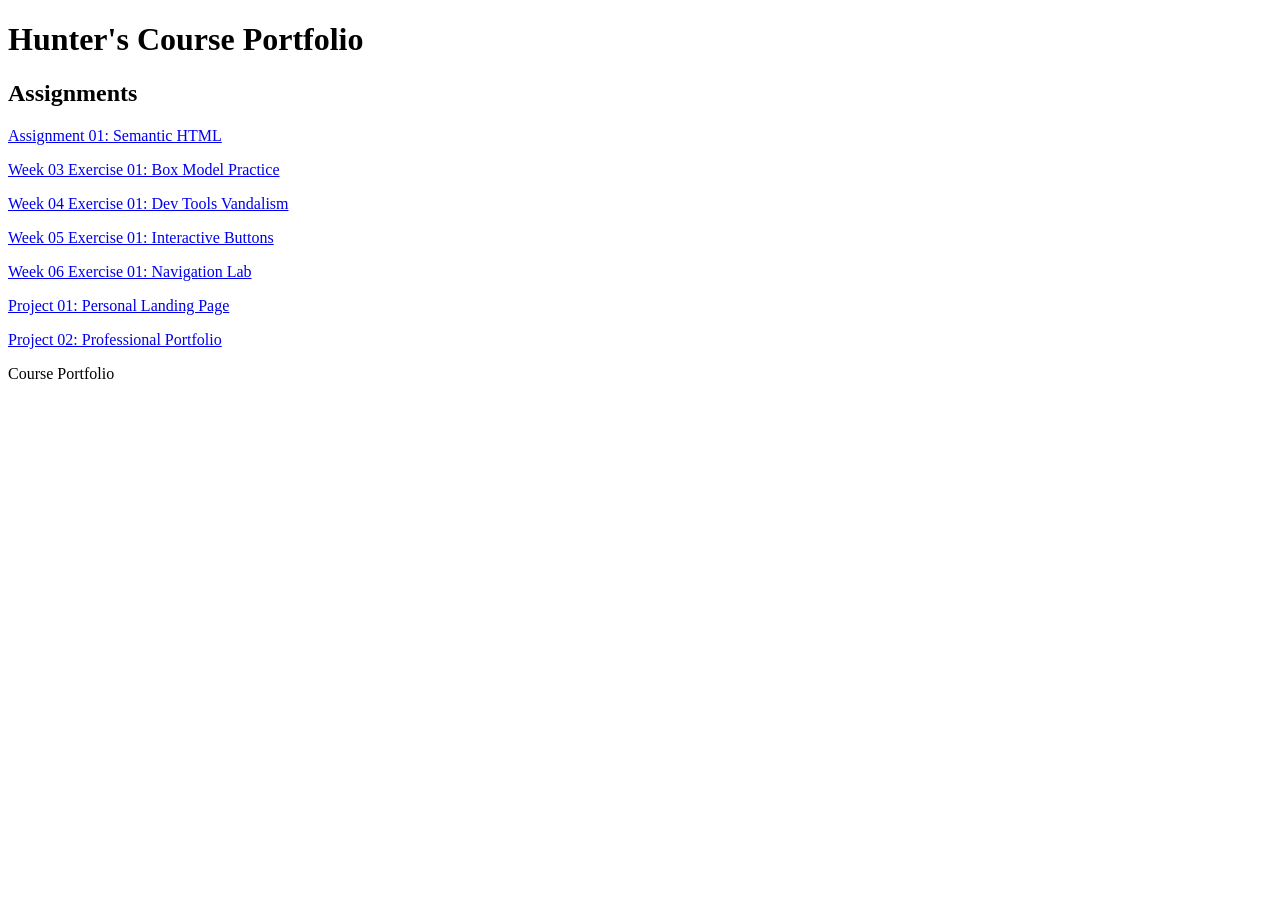
<file: index.html>
<!DOCTYPE html>
<html lang="en">
<head>
    <meta charset="UTF-8">
    <meta name="viewport" content="width=device-width, initial-scale=1.0">
    <title>Hunter's Course Portfolio</title>
</head>

<body>
    <header>
        <h1>Hunter's Course Portfolio</h1>
    </header>

    <main>
        <h2>Assignments</h2>

        <p>
            <a href="assignment-01/">Assignment 01: Semantic HTML</a>
        </p>
            <p>
        <a href="week-03-exercise-01/">Week 03 Exercise 01: Box Model Practice</a>
    </p>
<p>
    <a href="week-04-exercise-01/">Week 04 Exercise 01: Dev Tools Vandalism</a>
</p>
<p>
    <a href="week-05-exercise-01/">Week 05 Exercise 01: Interactive Buttons</a>
</p>
<p>
    <a href="week-06-exercise-01/">Week 06 Exercise 01: Navigation Lab</a>
</p>
<p>
    <a href="project-01/">Project 01: Personal Landing Page</a>
</p>
<p>
    <a href="project-02/">Project 02: Professional Portfolio</a>
</p>
</main>

<footer>
    <p>Course Portfolio</p>
</footer>

</body>
</html>
</file>
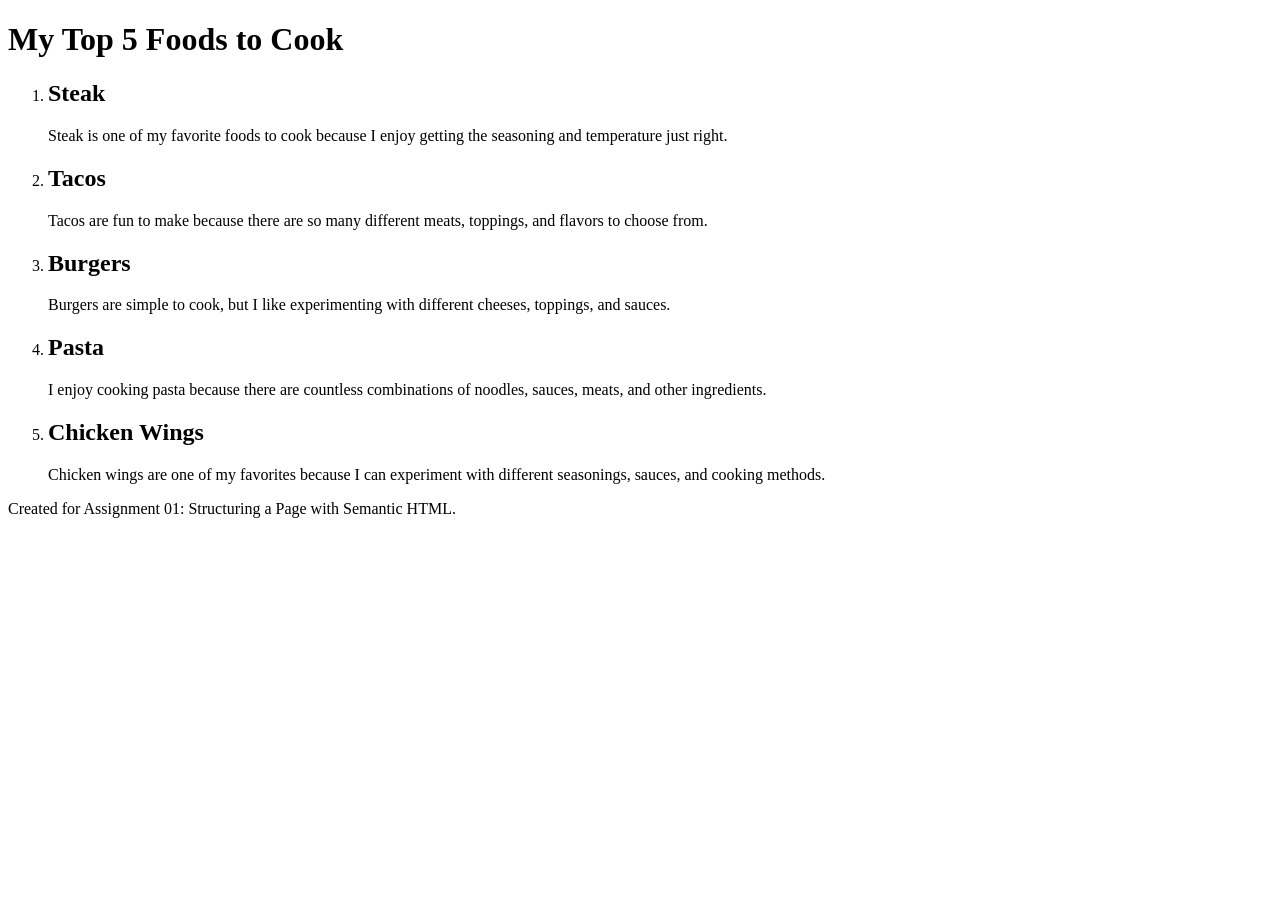
<file: assignment-01/index.html>
<!DOCTYPE html>
<html lang="en">
<head>
    <meta charset="UTF-8">
    <meta name="viewport" content="width=device-width, initial-scale=1.0">
    <title>My Top 5 Foods to Cook</title>
</head>

<body>

    <header>
        <h1>My Top 5 Foods to Cook</h1>
    </header>

    <main>
        <ol>
            <li>
                <h2>Steak</h2>
                <p>Steak is one of my favorite foods to cook because I enjoy getting the seasoning and temperature just right.</p>
            </li>

            <li>
                <h2>Tacos</h2>
                <p>Tacos are fun to make because there are so many different meats, toppings, and flavors to choose from.</p>
            </li>

            <li>
                <h2>Burgers</h2>
                <p>Burgers are simple to cook, but I like experimenting with different cheeses, toppings, and sauces.</p>
            </li>

            <li>
                <h2>Pasta</h2>
                <p>I enjoy cooking pasta because there are countless combinations of noodles, sauces, meats, and other ingredients.</p>
            </li>

            <li>
                <h2>Chicken Wings</h2>
                <p>Chicken wings are one of my favorites because I can experiment with different seasonings, sauces, and cooking methods.</p>
            </li>
        </ol>
    </main>

    <footer>
        <p>Created for Assignment 01: Structuring a Page with Semantic HTML.</p>
    </footer>

</body>
</html>
</file>
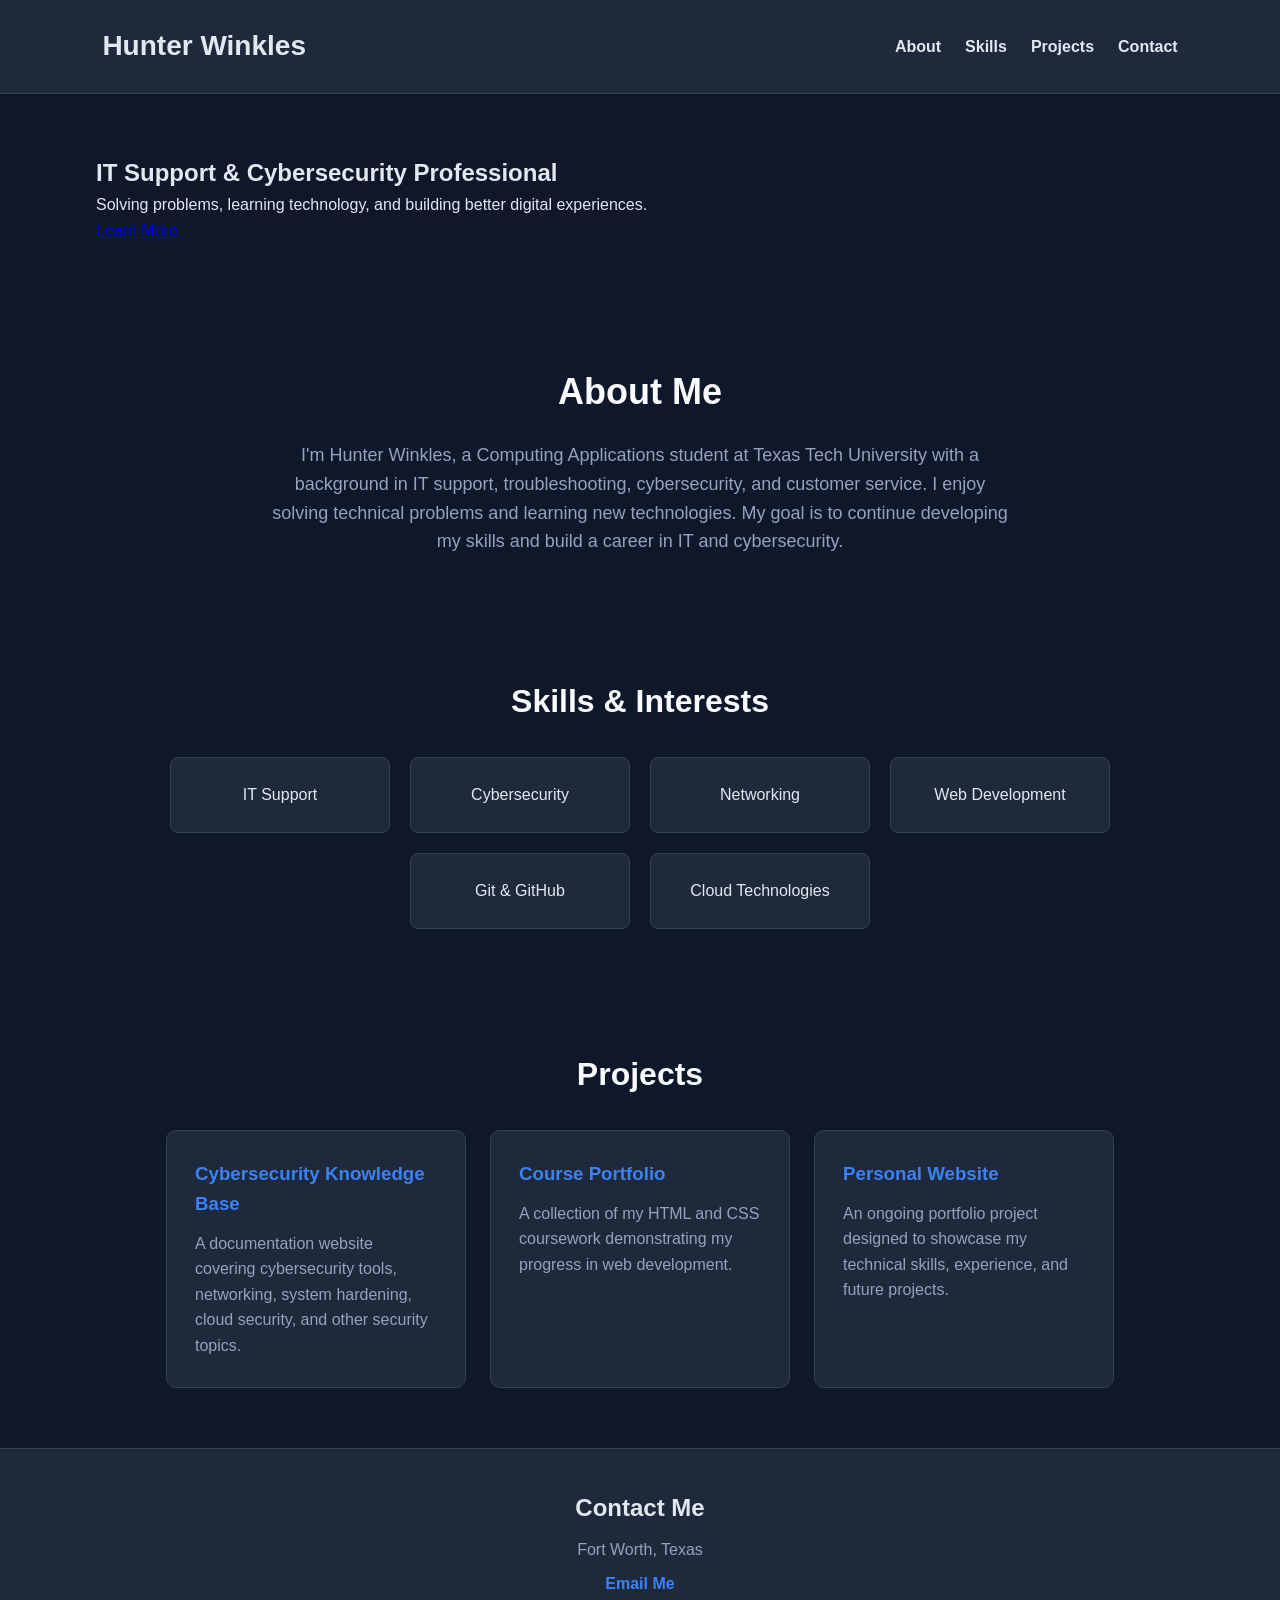
<file: project-01/index.html>
<!DOCTYPE html>
<html lang="en">

<head>
    <meta charset="UTF-8">
    <meta name="viewport" content="width=device-width, initial-scale=1.0">
    <title>Hunter Winkles | Personal Portfolio</title>
    <link rel="stylesheet" href="style.css">
</head>

<body>

    <header>
        <h1>Hunter Winkles</h1>

        <nav>
            <a href="#about">About</a>
            <a href="#skills">Skills</a>
            <a href="#projects">Projects</a>
            <a href="#contact">Contact</a>
        </nav>
    </header>

    <main>

        <section class="hero">
            <h2>IT Support & Cybersecurity Professional</h2>
            <p>Solving problems, learning technology, and building better digital experiences.</p>
            <a class="hero-button" href="#about">Learn More</a>
        </section>

        <section id="about">
            <h2>About Me</h2>
            <p>
                I'm Hunter Winkles, a Computing Applications student at Texas Tech University
                with a background in IT support, troubleshooting, cybersecurity, and customer
                service. I enjoy solving technical problems and learning new technologies.
                My goal is to continue developing my skills and build a career in IT and
                cybersecurity.
            </p>
        </section>

        <section id="skills">
            <h2>Skills & Interests</h2>

            <div class="skills-container">
                <div class="skill-card">IT Support</div>
                <div class="skill-card">Cybersecurity</div>
                <div class="skill-card">Networking</div>
                <div class="skill-card">Web Development</div>
                <div class="skill-card">Git & GitHub</div>
                <div class="skill-card">Cloud Technologies</div>
            </div>
        </section>

        <section id="projects">
            <h2>Projects</h2>

            <div class="projects-container">

                <article class="project-card">
                    <h3>Cybersecurity Knowledge Base</h3>
                    <p>
                        A documentation website covering cybersecurity tools, networking,
                        system hardening, cloud security, and other security topics.
                    </p>
                </article>

                <article class="project-card">
                    <h3>Course Portfolio</h3>
                    <p>
                        A collection of my HTML and CSS coursework demonstrating my
                        progress in web development.
                    </p>
                </article>

                <article class="project-card">
                    <h3>Personal Website</h3>
                    <p>
                        An ongoing portfolio project designed to showcase my technical
                        skills, experience, and future projects.
                    </p>
                </article>

            </div>
        </section>

    </main>

    <footer id="contact">
        <h2>Contact Me</h2>
        <p>Fort Worth, Texas</p>
        <p>
            <a href="mailto:huwinkle@ttu.edu">Email Me</a>
        </p>
    </footer>

</body>

</html>
</file>
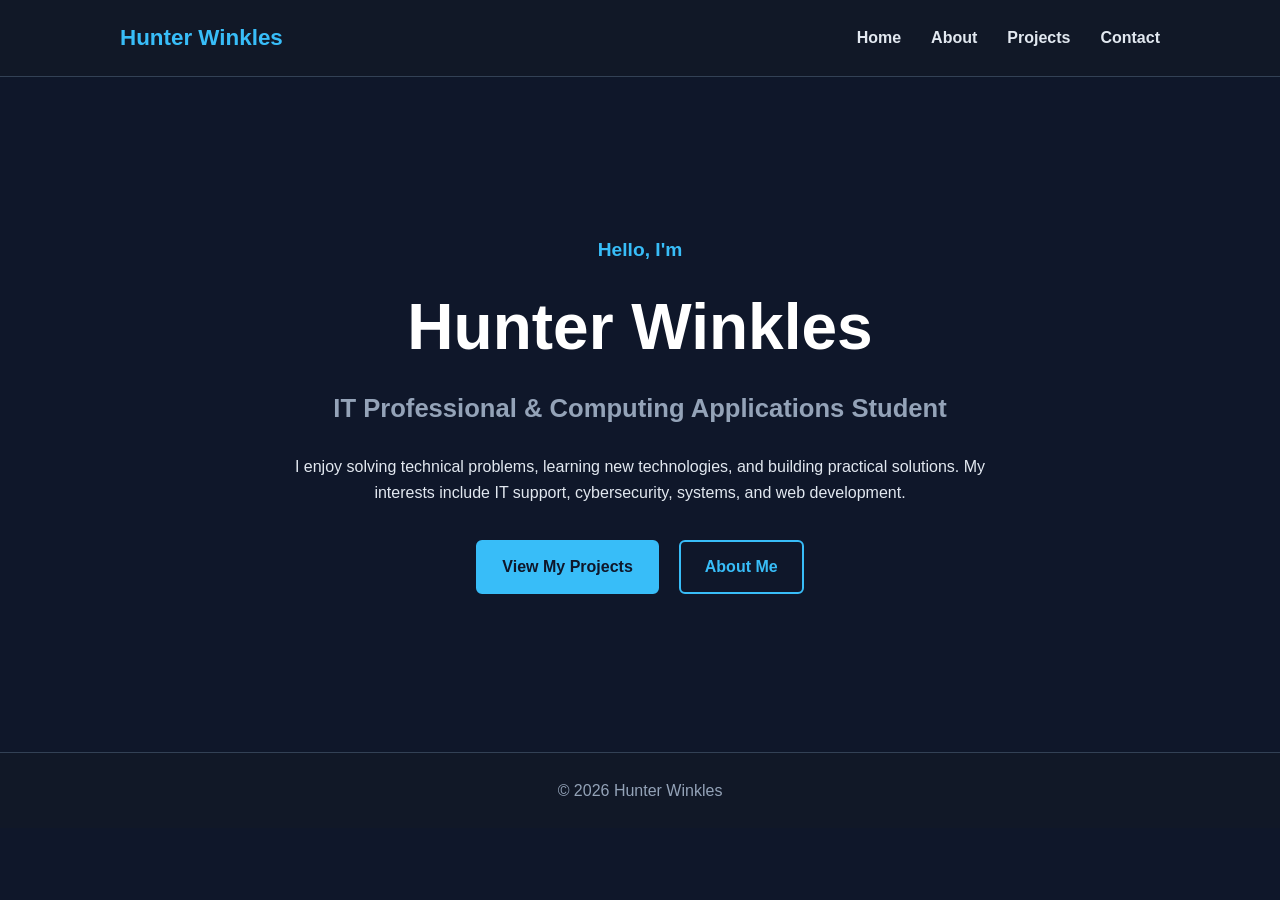
<file: project-02/index.html>
<!DOCTYPE html>
<html lang="en">
<head>
    <meta charset="UTF-8">
    <meta name="viewport" content="width=device-width, initial-scale=1.0">
    <title>Hunter Winkles | Professional Portfolio</title>
    <link rel="stylesheet" href="style.css">
</head>

<body>

    <header>
        <nav class="navbar">
            <a href="index.html" class="logo">Hunter Winkles</a>

            <div class="nav-links">
                <a href="index.html">Home</a>
                <a href="about.html">About</a>
                <a href="projects.html">Projects</a>
                <a href="contact.html">Contact</a>
            </div>
        </nav>
    </header>

    <main>
        <section class="hero">
            <div class="hero-content">
                <p class="intro">Hello, I'm</p>

                <h1>Hunter Winkles</h1>

                <h2>IT Professional & Computing Applications Student</h2>

                <p>
                    I enjoy solving technical problems, learning new technologies,
                    and building practical solutions. My interests include IT support,
                    cybersecurity, systems, and web development.
                </p>

                <div class="hero-buttons">
                    <a href="projects.html" class="button">View My Projects</a>
                    <a href="about.html" class="button secondary-button">About Me</a>
                </div>
            </div>
        </section>
    </main>

    <footer>
        <p>&copy; 2026 Hunter Winkles</p>
    </footer>

</body>
</html>
</file>
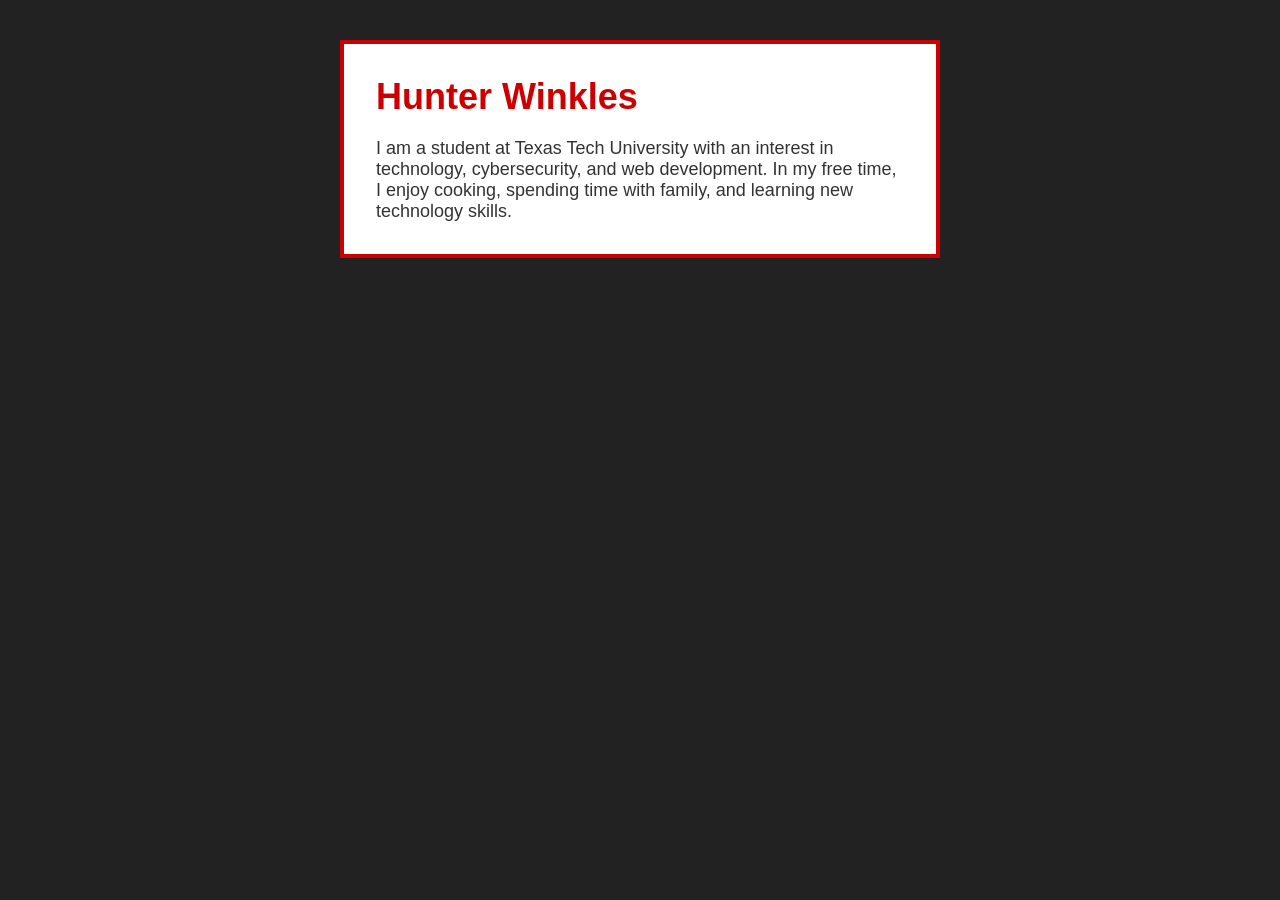
<file: week-03-exercise-01/index.html>
<!DOCTYPE html>
<html lang="en">

<head>
    <meta charset="UTF-8">
    <meta name="viewport" content="width=device-width, initial-scale=1.0">
    <title>Hunter Winkles</title>
    <link rel="stylesheet" href="style.css">
</head>

<body>

    <div class="card">
        <h1>Hunter Winkles</h1>

        <p>
            I am a student at Texas Tech University with an interest in technology,
            cybersecurity, and web development. In my free time, I enjoy cooking,
            spending time with family, and learning new technology skills.
        </p>
    </div>

</body>

</html>
</file>
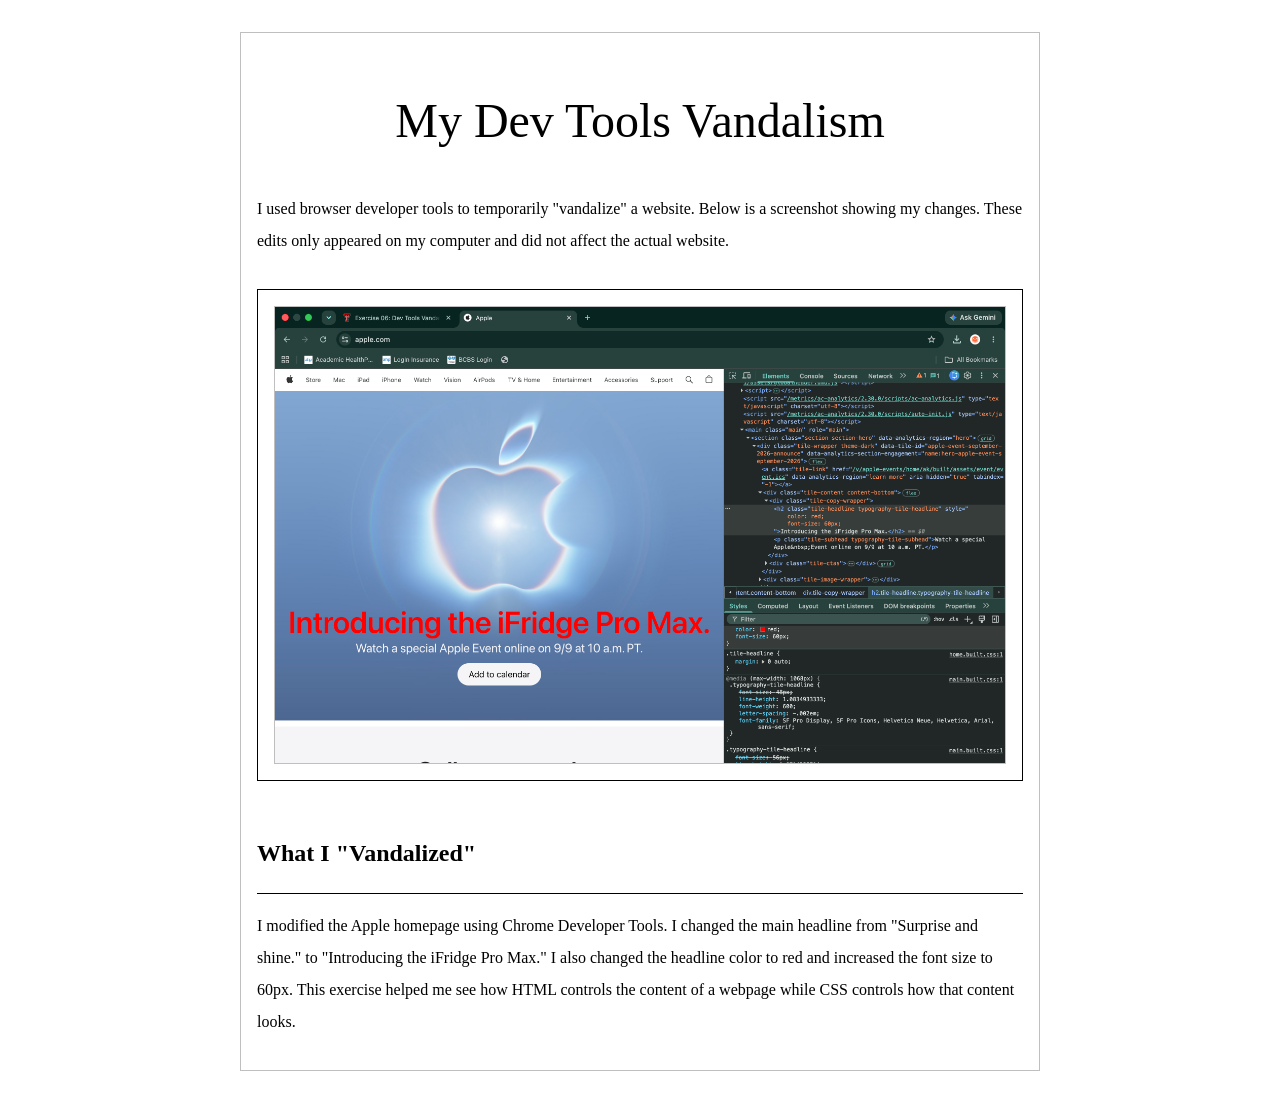
<file: week-04-exercise-01/index.html>
<!DOCTYPE html>
<html lang="en">

<head>
    <meta charset="UTF-8" />
    <meta name="viewport" content="width=device-width, initial-scale=1.0" />
    <title>Week 04 Exercise 01 - My Dev Tools Vandalism</title>
    <link rel="stylesheet" href="./style.css" />
</head>

<body>
    <main>
        <h1>My Dev Tools Vandalism</h1>
        <p>
            I used browser developer tools to temporarily "vandalize" a
            website. Below is a screenshot showing my changes. These edits
            only appeared on my computer and did not affect the actual
            website.
        </p>
        <div class="screenshot-container">
            <!-- 
                IMPORTANT: Update the src attribute below to match your screenshot filename.
                Example: If your screenshot is named "apple-dot-com-but-with-papyrus-font.png", change the line to:
                src="./apple-dot-com-but-with-papyrus-font.png"
            -->
            <img src="./devtools-vandalism-screenshot.png" alt="Screenshot of the webpage I vandalized" />
        </div>
        <h2>What I "Vandalized"</h2>
        <p><p>
    I modified the Apple homepage using Chrome Developer Tools. I changed
    the main headline from "Surprise and shine." to "Introducing the
    iFridge Pro Max." I also changed the headline color to red and increased
    the font size to 60px. This exercise helped me see how HTML controls the
    content of a webpage while CSS controls how that content looks.
</p>
    </main>
</body>

</html>
</file>
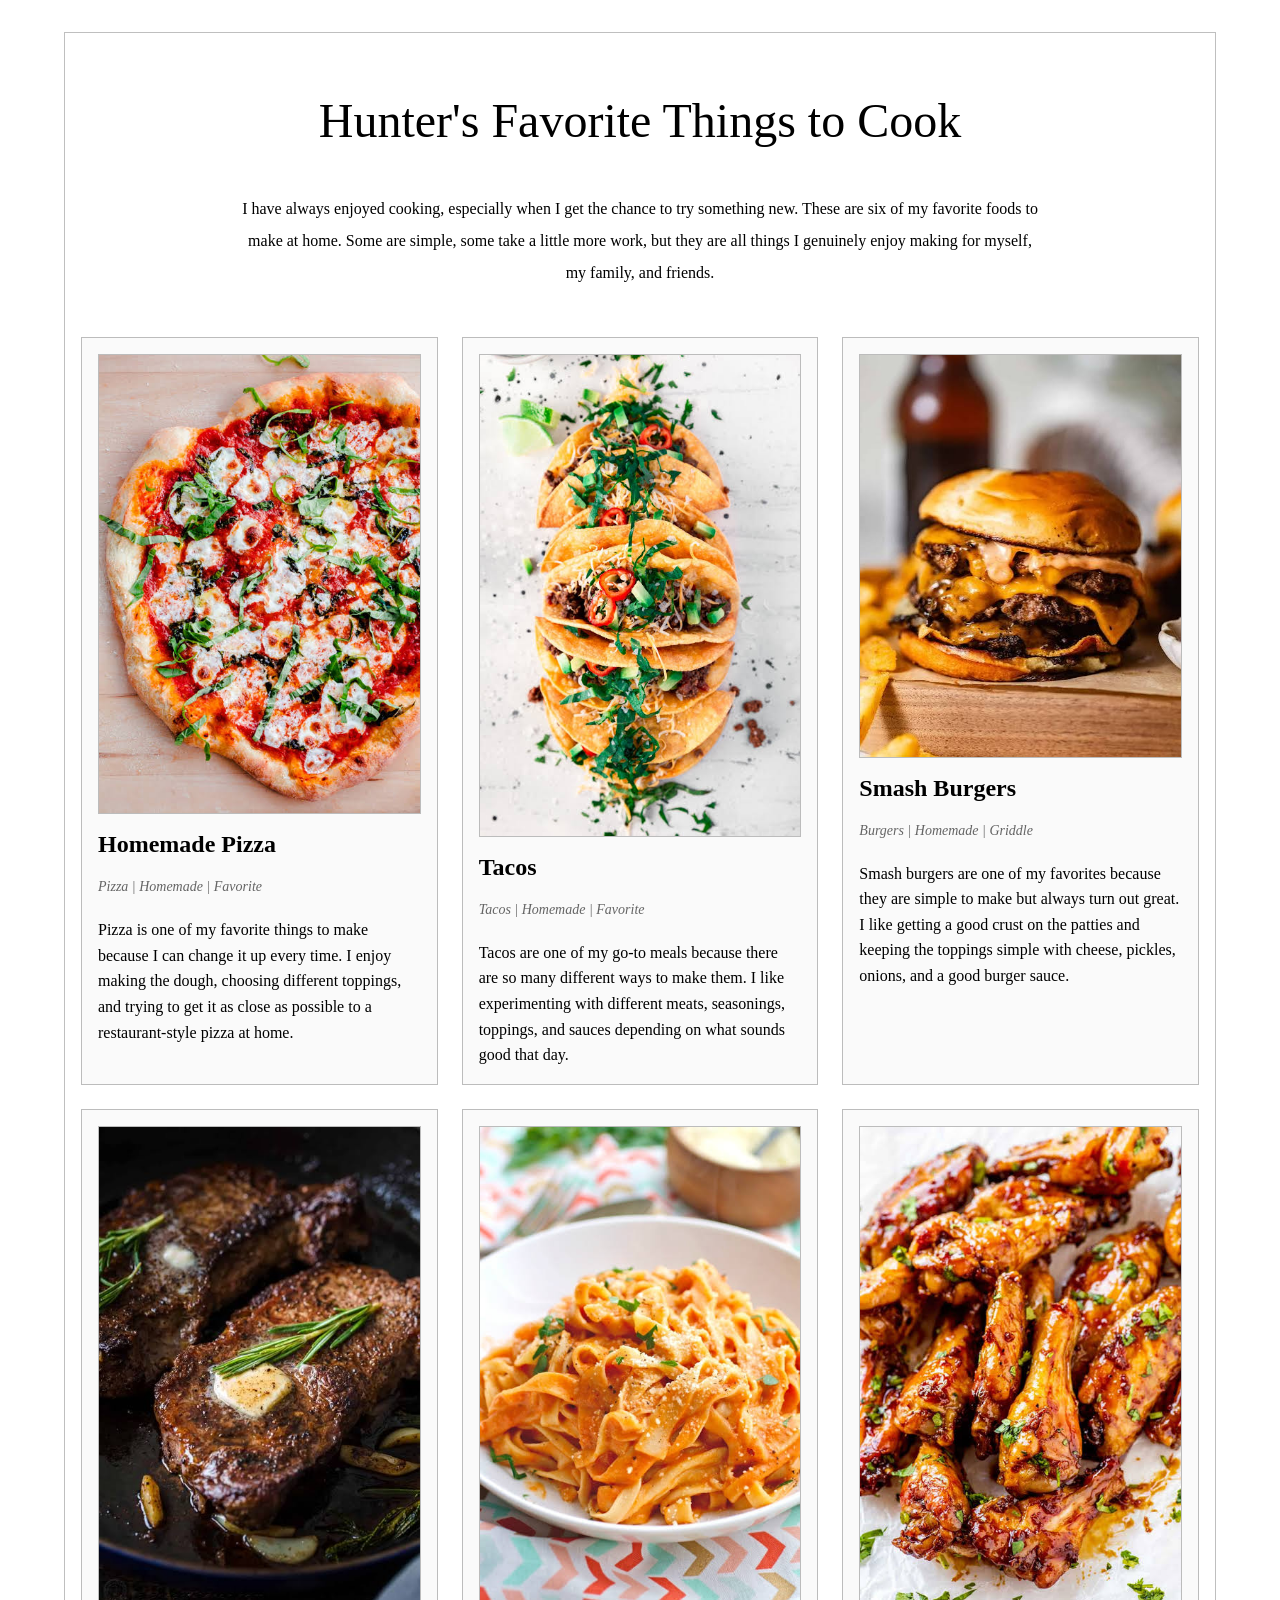
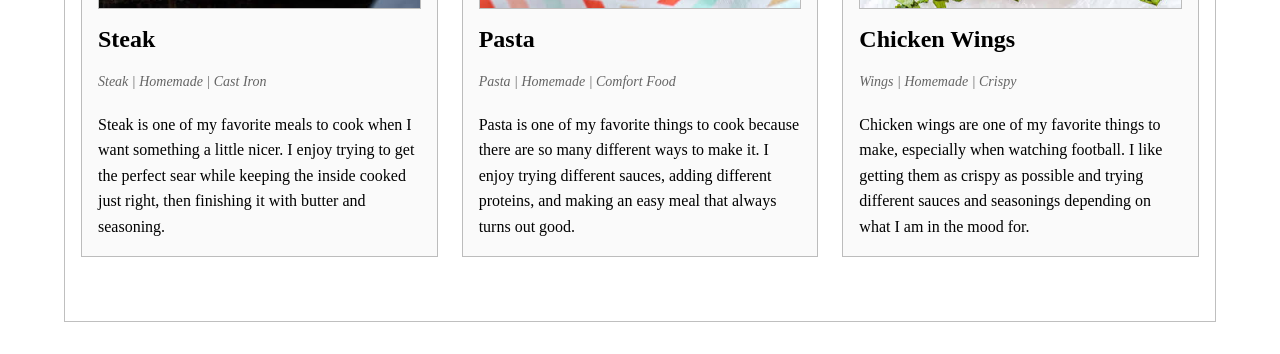
<file: week-04-exercise-02/index.html>
<!DOCTYPE html>
<html lang="en">

<head>
    <meta charset="UTF-8" />
    <meta name="viewport" content="width=device-width, initial-scale=1.0" />
    <title>Week 04 Exercise 02 - Hunter's Favorite Things to Cook</title>
    <link rel="stylesheet" href="./style.css" />
</head>

<body>
    <main>
        <h1>Hunter's Favorite Things to Cook</h1>
        <!-- 
            SAMPLE OVERVIEW TEXT
            Replace this entire paragraph with your own description.
            How do you think about your collection? Write that out here.
            P.S. Please use your own words. Be yourself.
        -->
        <p>
    I have always enjoyed cooking, especially when I get the chance to try something new. These are six of my favorite foods to make at home. Some are simple, some take a little more work, but they are all things I genuinely enjoy making for myself, my family, and friends.
</p>

        <div class="collection-grid">

            <!-- 
                SAMPLE CARD 1
                Replace this entire card with your own item.
                Keep the same structure: image, title, details, description.
            -->
<div class="collection-card">
    <img src="./pizza.jpg" alt="Homemade pizza" />
    <h2>Homemade Pizza</h2>
    <p class="details">Pizza | Homemade | Favorite</p>
    <p class="description">
        Pizza is one of my favorite things to make because I can change it up every time. I enjoy making the dough, choosing different toppings, and trying to get it as close as possible to a restaurant-style pizza at home.
    </p>
</div>

            <!-- 
                SAMPLE CARD 2
                Replace this entire card with your own item.
                Notice the structure is identical to Sample Card 1.
            -->
<div class="collection-card">
    <img src="./tacos.jpg" alt="Homemade tacos" />
    <h2>Tacos</h2>
    <p class="details">Tacos | Homemade | Favorite</p>
    <p class="description">
        Tacos are one of my go-to meals because there are so many different ways to make them. I like experimenting with different meats, seasonings, toppings, and sauces depending on what sounds good that day.
    </p>
</div>

            <!-- 
                PLACEHOLDER CARD 3
                Complete this card by adding your image, title, details, and description.
            -->
            <div class="collection-card">
    <img src="./smash-burger.jpg" alt="Homemade smash burger" />
    <h2>Smash Burgers</h2>
    <p class="details">Burgers | Homemade | Griddle</p>
    <p class="description">
        Smash burgers are one of my favorites because they are simple to make but always turn out great. I like getting a good crust on the patties and keeping the toppings simple with cheese, pickles, onions, and a good burger sauce.
    </p>
</div>

            <!-- 
                PLACEHOLDER CARD 4
                Complete this card by adding your image, title, details, and description.
            -->
<div class="collection-card">
    <img src="./steak.jpg" alt="Homemade steak" />
    <h2>Steak</h2>
    <p class="details">Steak | Homemade | Cast Iron</p>
    <p class="description">
        Steak is one of my favorite meals to cook when I want something a little nicer. I enjoy trying to get the perfect sear while keeping the inside cooked just right, then finishing it with butter and seasoning.
    </p>
</div>

            <!-- 
                PLACEHOLDER CARD 5
                Complete this card by adding your image, title, details, and description.
            -->
<div class="collection-card">
    <img src="./pasta.jpg" alt="Homemade pasta" />
    <h2>Pasta</h2>
    <p class="details">Pasta | Homemade | Comfort Food</p>
    <p class="description">
        Pasta is one of my favorite things to cook because there are so many different ways to make it. I enjoy trying different sauces, adding different proteins, and making an easy meal that always turns out good.
    </p>
</div>

            <!-- 
                PLACEHOLDER CARD 6
                Complete this card by adding your image, title, details, and description.
            -->
<div class="collection-card">
    <img src="./wings.jpg" alt="Homemade chicken wings" />
    <h2>Chicken Wings</h2>
    <p class="details">Wings | Homemade | Crispy</p>
    <p class="description">
        Chicken wings are one of my favorite things to make, especially when watching football. I like getting them as crispy as possible and trying different sauces and seasonings depending on what I am in the mood for.
    </p>
</div>
    </main>
</body>

</html>
</file>
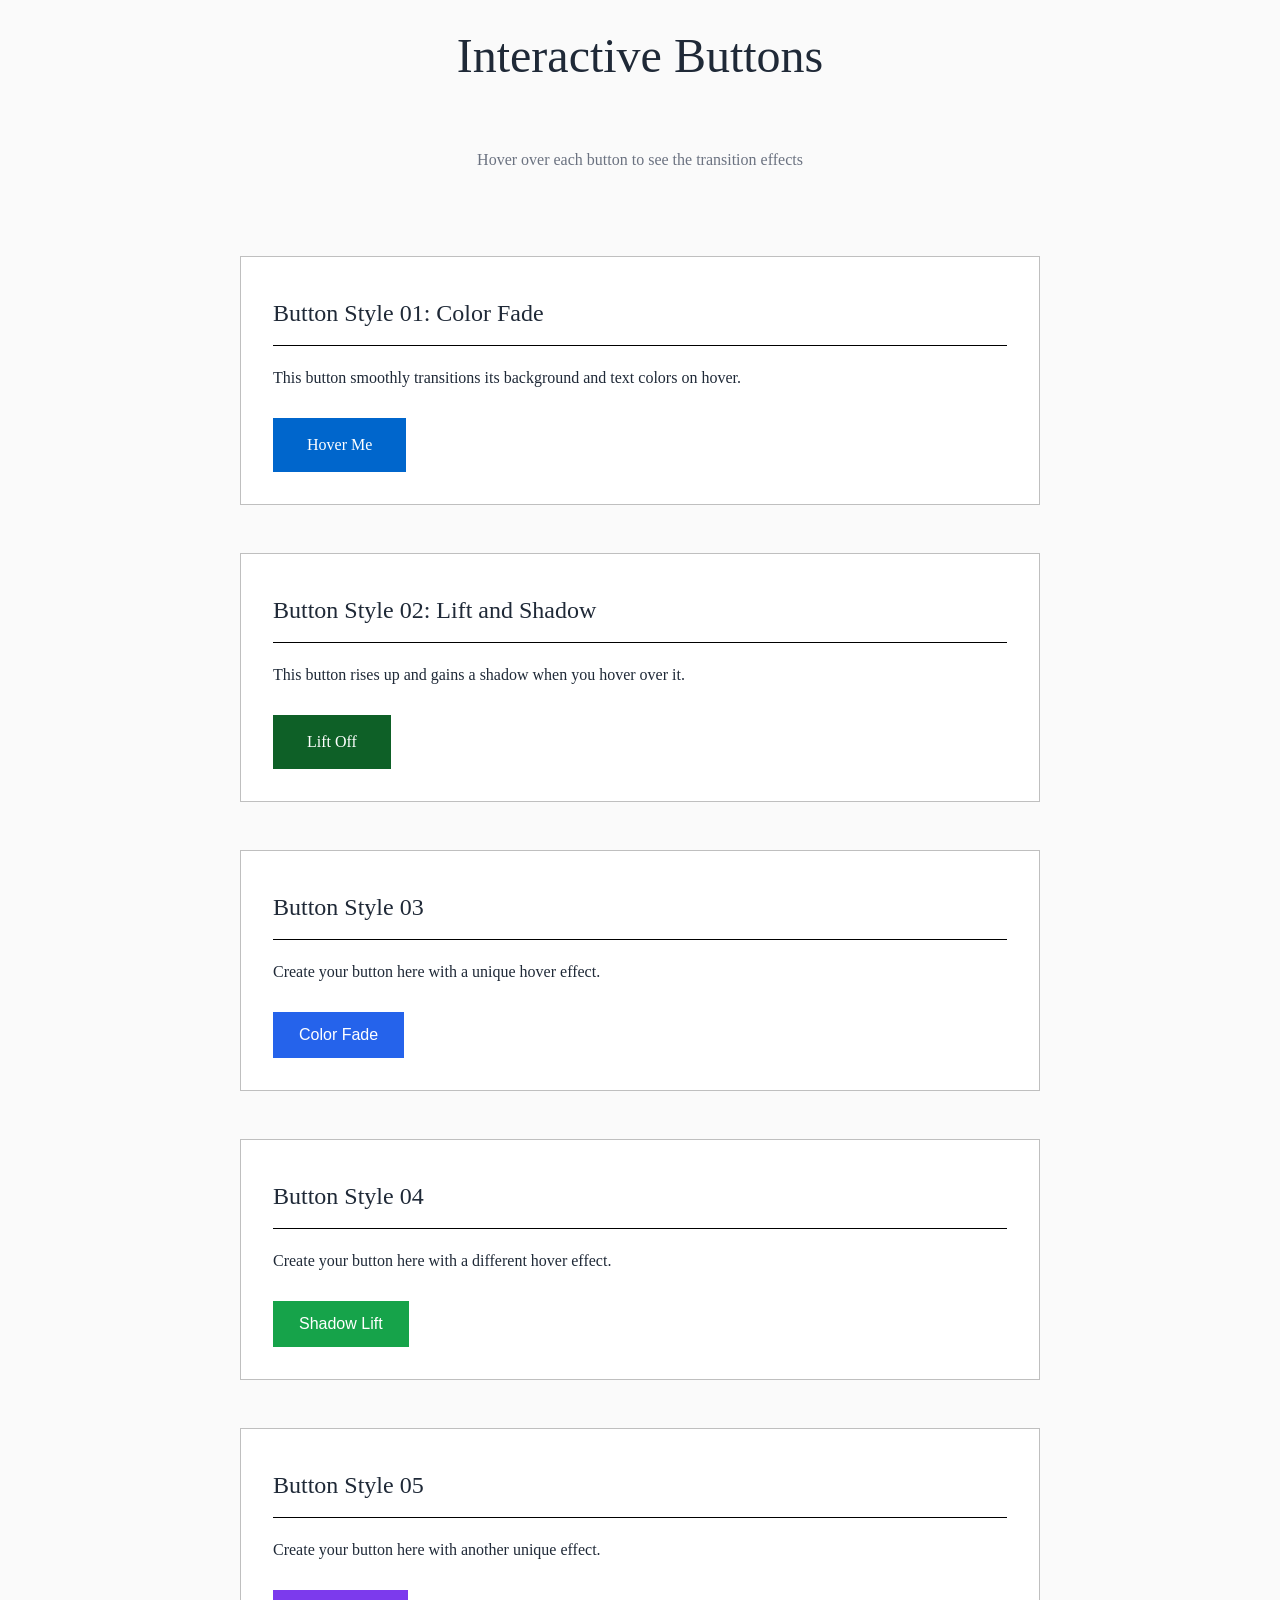
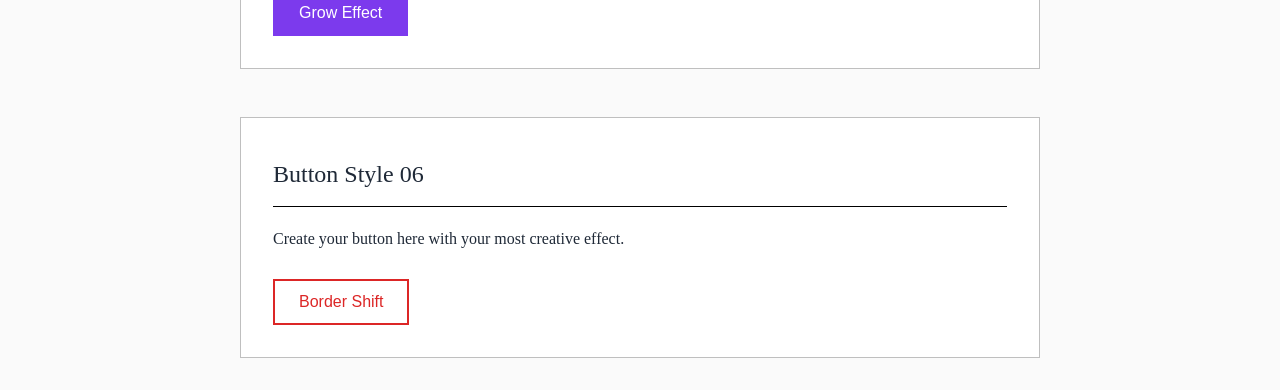
<file: week-05-exercise-01/index.html>
<!DOCTYPE html>
<html lang="en">

<head>
    <meta charset="UTF-8">
    <meta name="viewport" content="width=device-width, initial-scale=1.0">
    <title>Exercises Week 05 Exercise 01: Interactive Buttons</title>
    <link rel="stylesheet" href="./style.css">
</head>

<body>
    <div class="container">
        <h1>Interactive Buttons</h1>
        <p class="subtitle">Hover over each button to see the transition effects</p>

        <section class="button-section">
            <h2>Button Style 01: Color Fade</h2>
            <p>This button smoothly transitions its background and text colors on hover.</p>
            <button class="button-01">Hover Me</button>
        </section>


        <section class="button-section">
            <h2>Button Style 02: Lift and Shadow</h2>
            <p>This button rises up and gains a shadow when you hover over it.</p>
            <button class="button-02">Lift Off</button>
        </section>

        <section class="button-section">
            <h2>Button Style 03</h2>
            <p>Create your button here with a unique hover effect.</p>
            <button class="button-03">Color Fade</button>
        </section>

        <section class="button-section">
            <h2>Button Style 04</h2>
            <p>Create your button here with a different hover effect.</p>
            <button class="button-04">Shadow Lift</button>
        </section>

        <section class="button-section">
            <h2>Button Style 05</h2>
            <p>Create your button here with another unique effect.</p>
            <button class="button-05">Grow Effect</button>
        </section>

        <section class="button-section">
            <h2>Button Style 06</h2>
            <p>Create your button here with your most creative effect.</p>
            <button class="button-06">Border Shift</button>
        </section>
    </div>
</body>

</html>
</file>
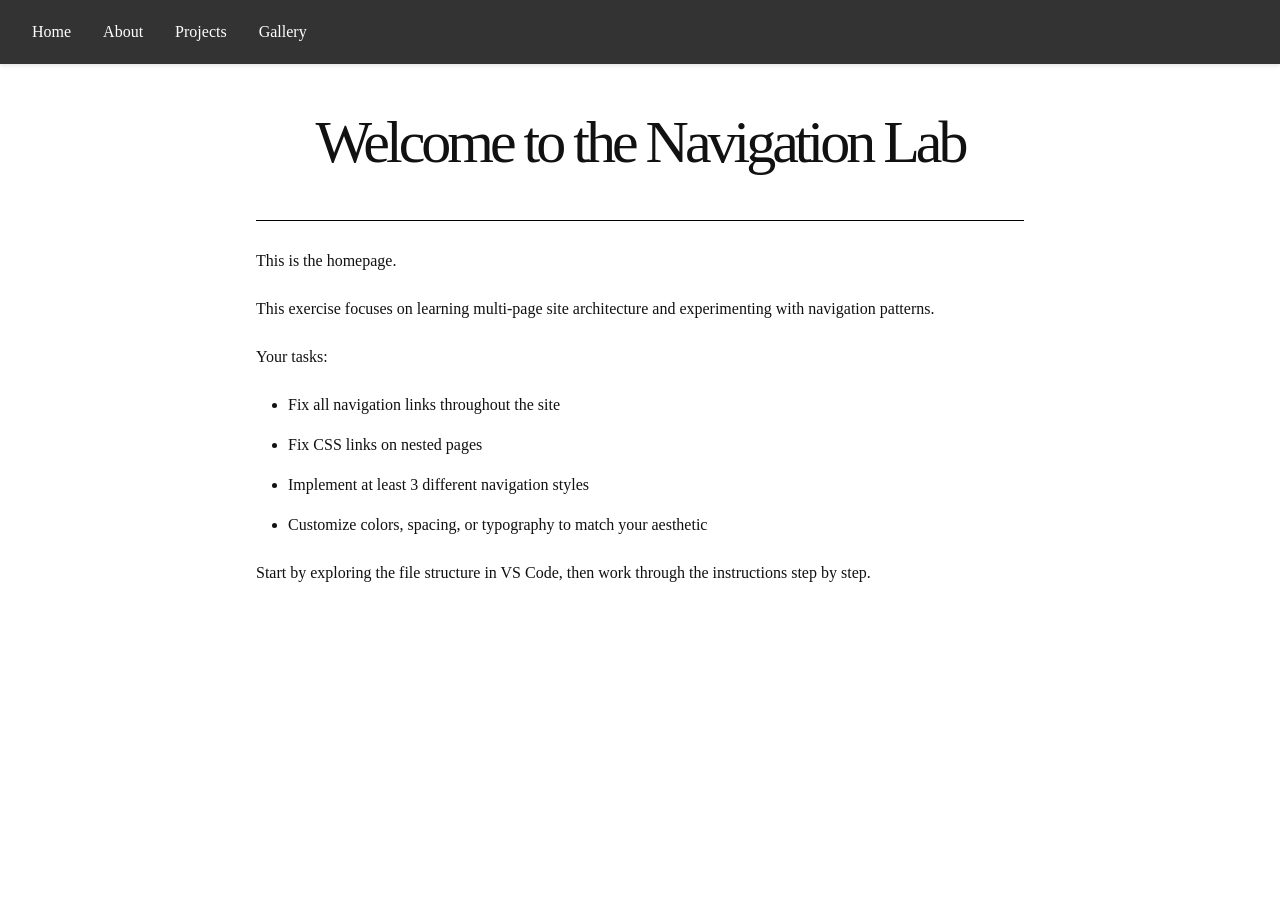
<file: week-06-exercise-01/index.html>
<!DOCTYPE html>
<html lang="en">

<head>
  <meta charset="UTF-8">
  <meta name="viewport" content="width=device-width, initial-scale=1.0">
  <title>Navigation Lab - Home</title>
  <link rel="stylesheet" href="css/style.css">
</head>

<body>


<nav class="nav-horizontal">
  <ul>
    <li><a href="index.html">Home</a></li>
    <li><a href="about.html">About</a></li>
    <li><a href="projects/">Projects</a></li>
    <li><a href="gallery/">Gallery</a></li>
  </ul>
</nav>

  <main>
    <h1>Welcome to the Navigation Lab</h1>

    <p>This is the homepage.</p>
    <p>This exercise focuses on learning multi-page site architecture and experimenting with navigation patterns.</p>

    <p>Your tasks:</p>
    <ul>
      <li>Fix all navigation links throughout the site</li>
      <li>Fix CSS links on nested pages</li>
      <li>Implement at least 3 different navigation styles</li>
      <li>Customize colors, spacing, or typography to match your aesthetic</li>
    </ul>

    <p>Start by exploring the file structure in VS Code, then work through the instructions step by step.</p>
  </main>

</body>

</html>
</file>
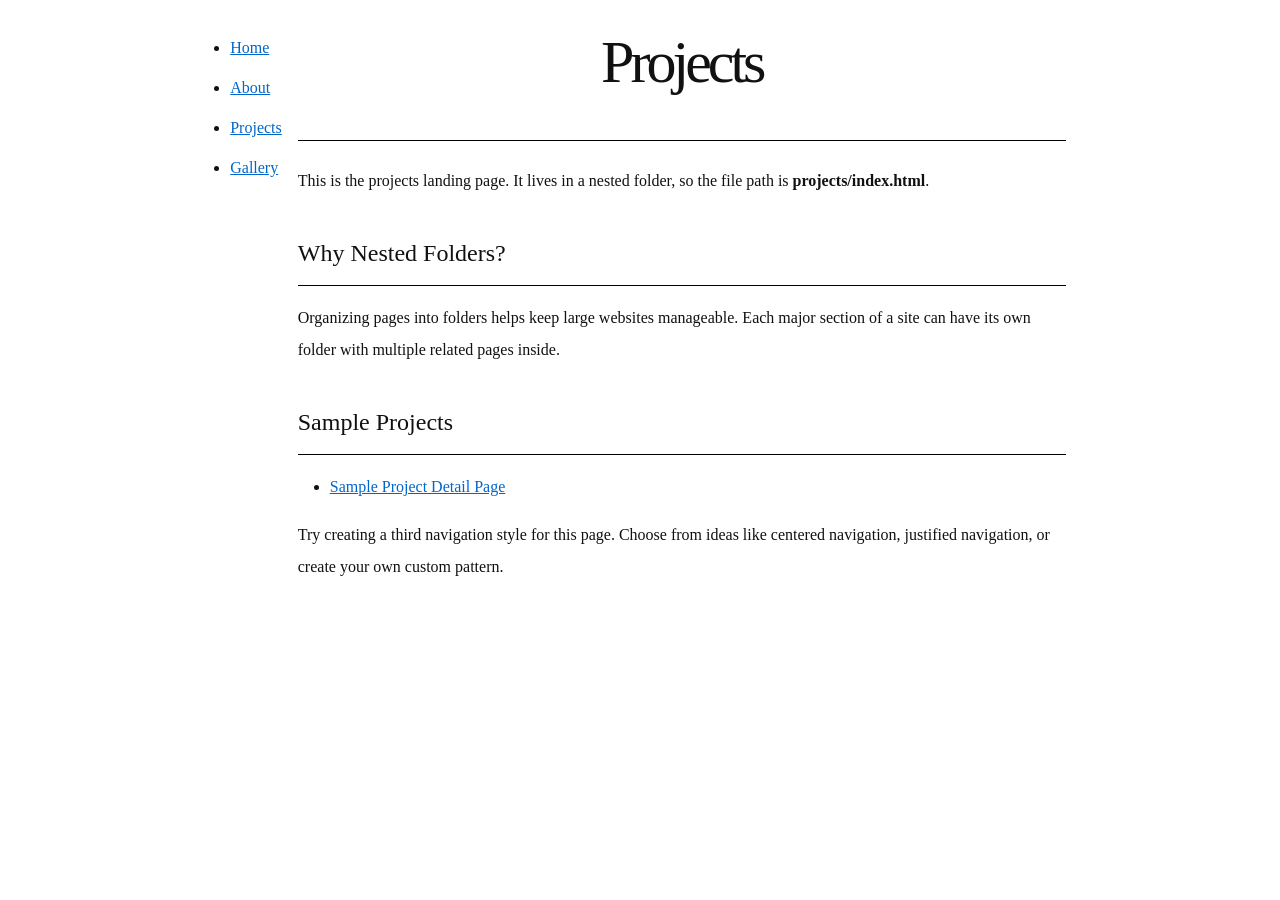
<file: week-06-exercise-01/projects/index.html>
<!DOCTYPE html>
<html lang="en">

<head>
  <meta charset="UTF-8">
  <meta name="viewport" content="width=device-width, initial-scale=1.0">
  <title>Navigation Lab - Projects</title>
<link rel="stylesheet" href="../css/style.css">
</head>

<body>

  <nav>
    <ul>
      <li><a href="#">Home</a></li>
      <li><a href="#">About</a></li>
      <li><a href="#">Projects</a></li>
      <li><a href="#">Gallery</a></li>
    </ul>
  </nav>

  <main>
    <h1>Projects</h1>

    <p>This is the projects landing page. It lives in a nested folder, so the file path is
      <strong>projects/index.html</strong>.
    </p>

    <h2>Why Nested Folders?</h2>

    <p>Organizing pages into folders helps keep large websites manageable. Each major section of a site can have its own
      folder with multiple related pages inside.</p>

    <h2>Sample Projects</h2>

    <ul>
      <li><a href="project-detail.html">Sample Project Detail Page</a></li>
    </ul>

    <p>Try creating a third navigation style for this page. Choose from ideas like centered navigation, justified
      navigation, or create your own custom pattern.</p>
  </main>

</body>

</html>
</file>
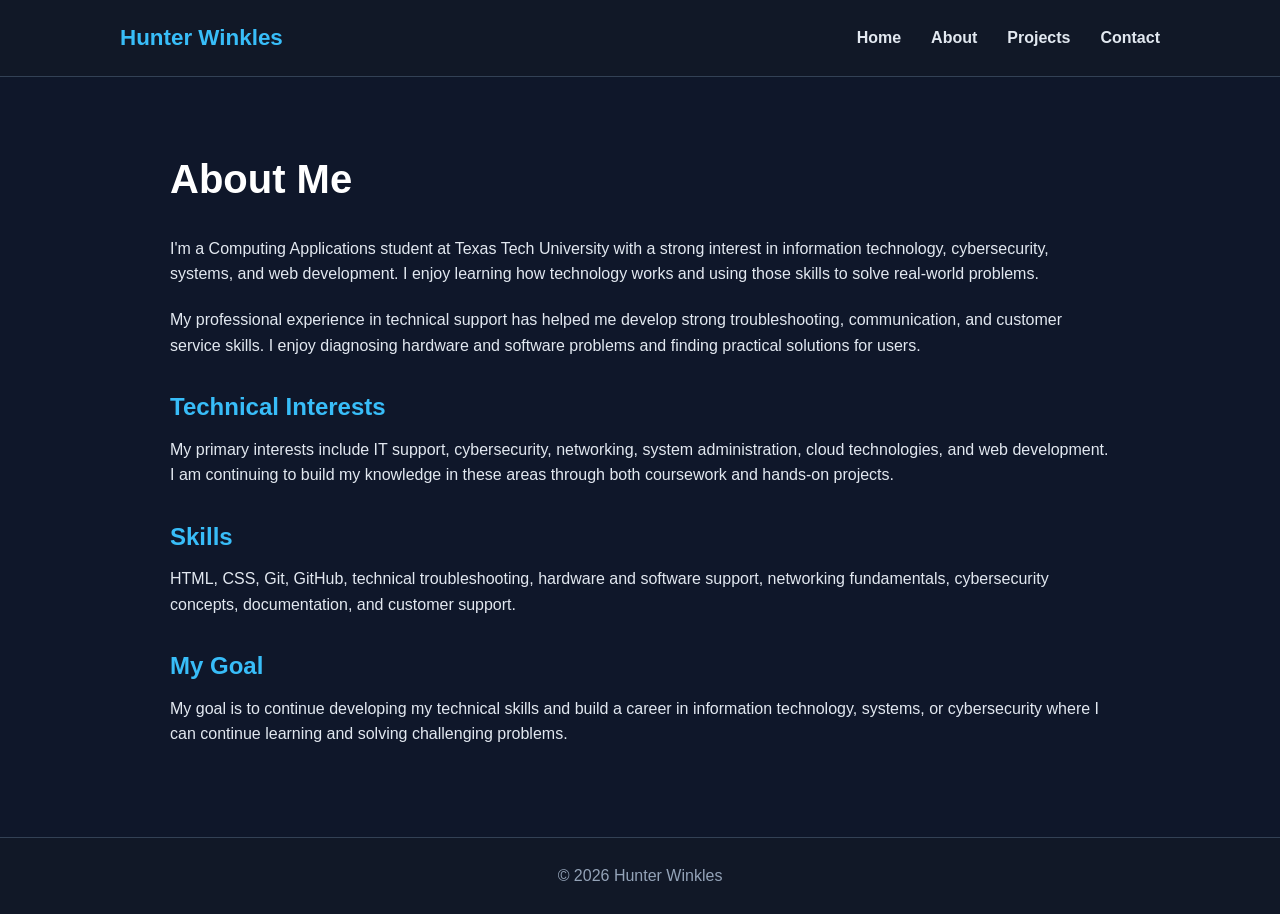
<file: project-02/about.html>
<!DOCTYPE html>
<html lang="en">
<head>
    <meta charset="UTF-8">
    <meta name="viewport" content="width=device-width, initial-scale=1.0">
    <title>About | Hunter Winkles</title>
    <link rel="stylesheet" href="style.css">
</head>

<body>

    <header>
        <nav class="navbar">
            <a href="index.html" class="logo">Hunter Winkles</a>

            <div class="nav-links">
                <a href="index.html">Home</a>
                <a href="about.html">About</a>
                <a href="projects.html">Projects</a>
                <a href="contact.html">Contact</a>
            </div>
        </nav>
    </header>

    <main class="page-content">

        <h1>About Me</h1>

        <p>
            I'm a Computing Applications student at Texas Tech University
            with a strong interest in information technology, cybersecurity,
            systems, and web development. I enjoy learning how technology works
            and using those skills to solve real-world problems.
        </p>

        <p>
            My professional experience in technical support has helped me
            develop strong troubleshooting, communication, and customer service
            skills. I enjoy diagnosing hardware and software problems and
            finding practical solutions for users.
        </p>

        <h2>Technical Interests</h2>

        <p>
            My primary interests include IT support, cybersecurity, networking,
            system administration, cloud technologies, and web development.
            I am continuing to build my knowledge in these areas through both
            coursework and hands-on projects.
        </p>

        <h2>Skills</h2>

        <p>
            HTML, CSS, Git, GitHub, technical troubleshooting, hardware and
            software support, networking fundamentals, cybersecurity concepts,
            documentation, and customer support.
        </p>

        <h2>My Goal</h2>

        <p>
            My goal is to continue developing my technical skills and build a
            career in information technology, systems, or cybersecurity where
            I can continue learning and solving challenging problems.
        </p>

    </main>

    <footer>
        <p>&copy; 2026 Hunter Winkles</p>
    </footer>

</body>
</html>
</file>
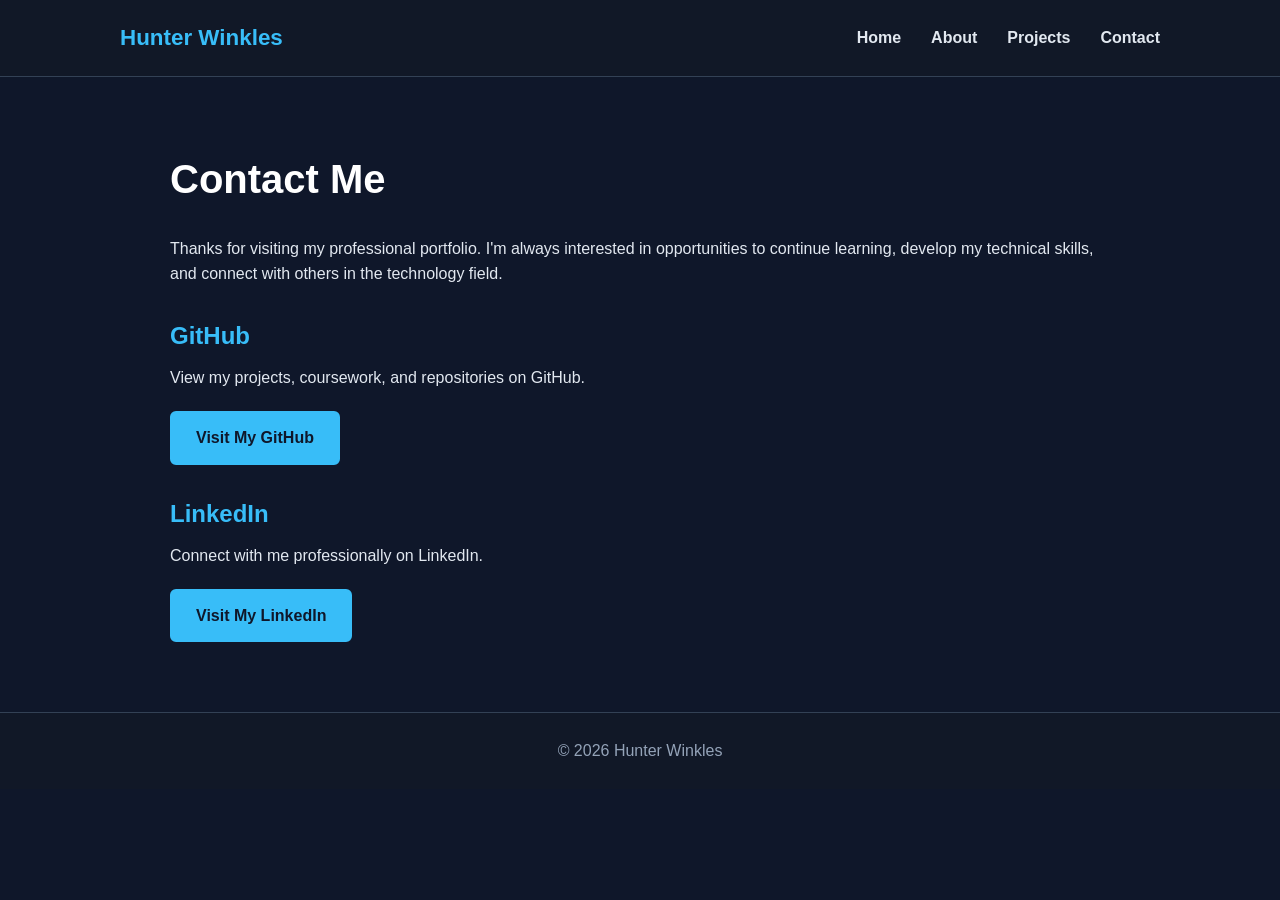
<file: project-02/contact.html>
<!DOCTYPE html>
<html lang="en">
<head>
    <meta charset="UTF-8">
    <meta name="viewport" content="width=device-width, initial-scale=1.0">
    <title>Contact | Hunter Winkles</title>
    <link rel="stylesheet" href="style.css">
</head>

<body>

    <header>
        <nav class="navbar">
            <a href="index.html" class="logo">Hunter Winkles</a>

            <div class="nav-links">
                <a href="index.html">Home</a>
                <a href="about.html">About</a>
                <a href="projects.html">Projects</a>
                <a href="contact.html">Contact</a>
            </div>
        </nav>
    </header>

    <main class="page-content">

        <h1>Contact Me</h1>

        <p>
            Thanks for visiting my professional portfolio. I'm always interested
            in opportunities to continue learning, develop my technical skills,
            and connect with others in the technology field.
        </p>

        <h2>GitHub</h2>

        <p>
            View my projects, coursework, and repositories on GitHub.
        </p>

        <a href="https://github.com/HunterTTU"
           class="button"
           target="_blank"
           rel="noopener noreferrer">
            Visit My GitHub
        </a>

        <h2>LinkedIn</h2>

        <p>
            Connect with me professionally on LinkedIn.
        </p>

<a href="https://www.linkedin.com/in/hunter-winkles-1624b6440/"
    class="button"
    target="_blank"
    rel="noopener noreferrer">
    Visit My LinkedIn
</a>

    </main>

    <footer>
        <p>&copy; 2026 Hunter Winkles</p>
    </footer>

</body>
</html>
</file>
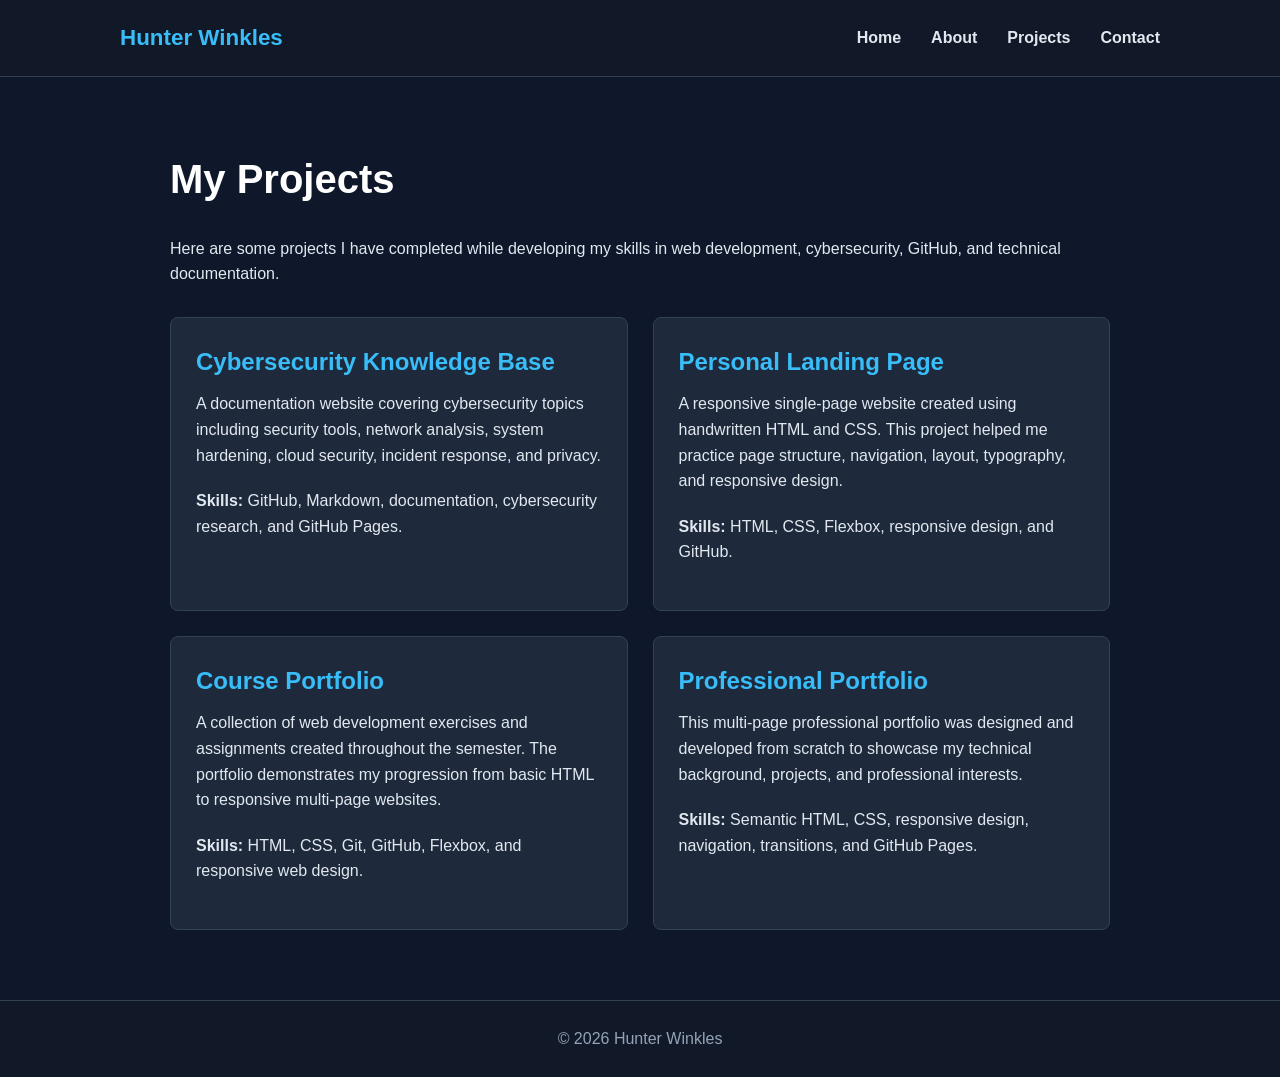
<file: project-02/projects.html>
<!DOCTYPE html>
<html lang="en">
<head>
    <meta charset="UTF-8">
    <meta name="viewport" content="width=device-width, initial-scale=1.0">
    <title>Projects | Hunter Winkles</title>
    <link rel="stylesheet" href="style.css">
</head>

<body>

    <header>
        <nav class="navbar">
            <a href="index.html" class="logo">Hunter Winkles</a>

            <div class="nav-links">
                <a href="index.html">Home</a>
                <a href="about.html">About</a>
                <a href="projects.html">Projects</a>
                <a href="contact.html">Contact</a>
            </div>
        </nav>
    </header>

    <main class="page-content">

        <h1>My Projects</h1>

        <p>
            Here are some projects I have completed while developing my skills
            in web development, cybersecurity, GitHub, and technical documentation.
        </p>

        <div class="project-grid">

            <article class="project-card">
                <h2>Cybersecurity Knowledge Base</h2>

                <p>
                    A documentation website covering cybersecurity topics including
                    security tools, network analysis, system hardening, cloud security,
                    incident response, and privacy.
                </p>

                <p>
                    <strong>Skills:</strong> GitHub, Markdown, documentation,
                    cybersecurity research, and GitHub Pages.
                </p>
            </article>

            <article class="project-card">
                <h2>Personal Landing Page</h2>

                <p>
                    A responsive single-page website created using handwritten HTML
                    and CSS. This project helped me practice page structure, navigation,
                    layout, typography, and responsive design.
                </p>

                <p>
                    <strong>Skills:</strong> HTML, CSS, Flexbox, responsive design,
                    and GitHub.
                </p>
            </article>

            <article class="project-card">
                <h2>Course Portfolio</h2>

                <p>
                    A collection of web development exercises and assignments created
                    throughout the semester. The portfolio demonstrates my progression
                    from basic HTML to responsive multi-page websites.
                </p>

                <p>
                    <strong>Skills:</strong> HTML, CSS, Git, GitHub, Flexbox,
                    and responsive web design.
                </p>
            </article>

            <article class="project-card">
                <h2>Professional Portfolio</h2>

                <p>
                    This multi-page professional portfolio was designed and developed
                    from scratch to showcase my technical background, projects, and
                    professional interests.
                </p>

                <p>
                    <strong>Skills:</strong> Semantic HTML, CSS, responsive design,
                    navigation, transitions, and GitHub Pages.
                </p>
            </article>

        </div>

    </main>

    <footer>
        <p>&copy; 2026 Hunter Winkles</p>
    </footer>

</body>
</html>
</file>
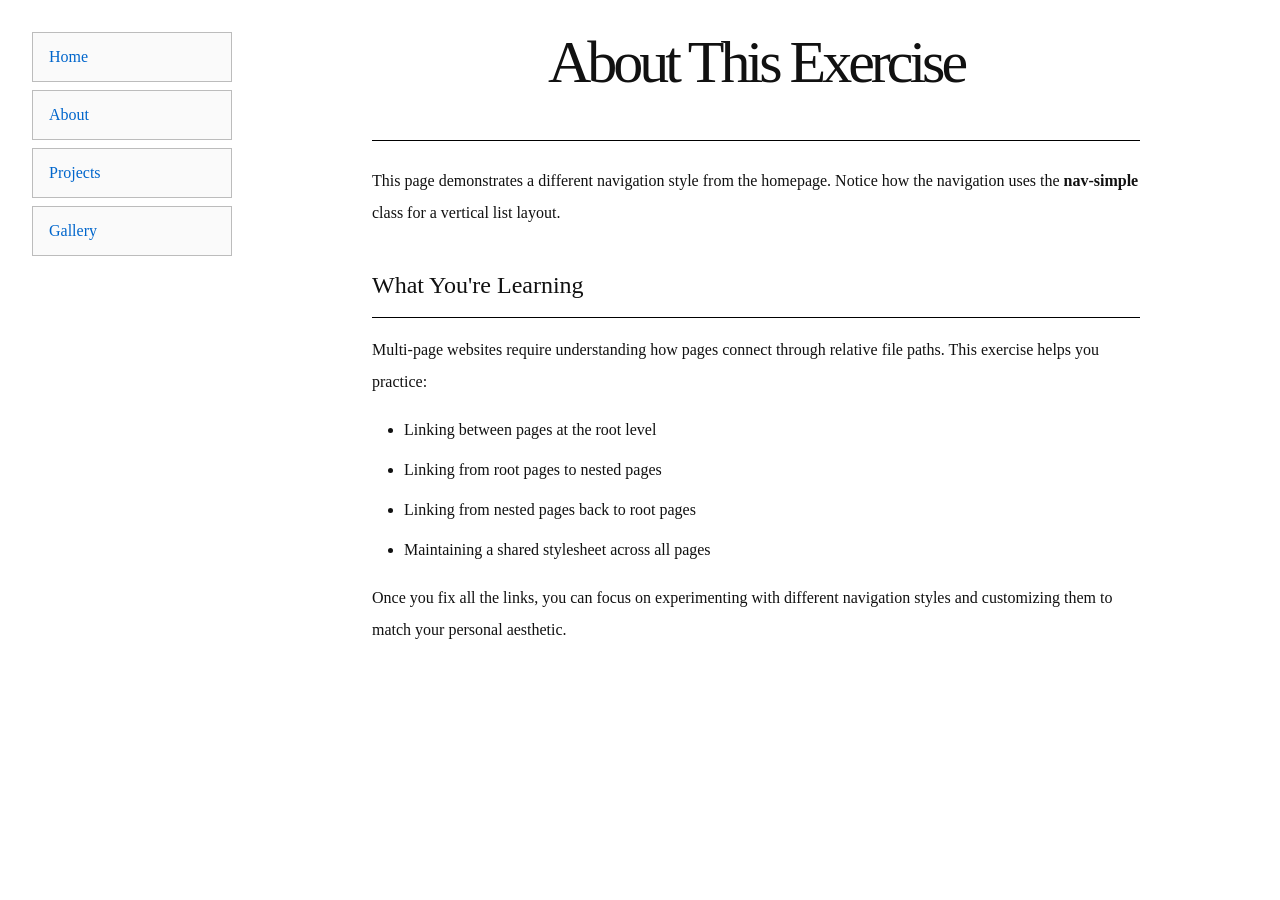
<file: week-06-exercise-01/about.html>
<!DOCTYPE html>
<html lang="en">

<head>
  <meta charset="UTF-8">
  <meta name="viewport" content="width=device-width, initial-scale=1.0">
  <title>Navigation Lab - About</title>
  <link rel="stylesheet" href="css/style.css">
</head>

<body>

<nav class="nav-simple">
  <ul>
<li><a href="index.html">Home</a></li>
<li><a href="about.html">About</a></li>
<li><a href="projects/index.html">Projects</a></li>
<li><a href="gallery/index.html">Gallery</a></li>
  </ul>
</nav>
<main>
    <h1>About This Exercise</h1>

    <p>This page demonstrates a different navigation style from the homepage. Notice how the navigation uses the
      <strong>nav-simple</strong> class for a vertical list layout.
    </p>

    <h2>What You're Learning</h2>

    <p>Multi-page websites require understanding how pages connect through relative file paths. This exercise helps you
      practice:</p>

    <ul>
      <li>Linking between pages at the root level</li>
      <li>Linking from root pages to nested pages</li>
      <li>Linking from nested pages back to root pages</li>
      <li>Maintaining a shared stylesheet across all pages</li>
    </ul>

    <p>Once you fix all the links, you can focus on experimenting with different navigation styles and customizing them
      to match your personal aesthetic.</p>
  </main>

</body>

</html>
</file>
<file: project-01/style.css>
:root {
    --primary: #0f172a;
    --secondary: #1e293b;
    --accent: #3b82f6;
    --accent-dark: #2563eb;
    --light: #f8fafc;
    --text: #e2e8f0;
    --muted: #94a3b8;
    --border: #334155;
}

* {
    margin: 0;
    padding: 0;
    box-sizing: border-box;
}

body {
    font-family: Arial, Helvetica, sans-serif;
    background-color: var(--primary);
    color: var(--text);
    line-height: 1.6;
}

header {
    display: flex;
    justify-content: space-between;
    align-items: center;
    padding: 24px 8%;
    background-color: var(--secondary);
    border-bottom: 1px solid var(--border);
}

header h1 {
    font-size: 28px;
}

nav {
    display: flex;
    gap: 24px;
}

nav a {
    color: var(--text);
    text-decoration: none;
    font-weight: bold;
    transition: color 0.3s ease, transform 0.3s ease;
}

nav a:hover {
    color: var(--accent);
    transform: translateY(-2px);
}
main {
    width: 85%;
    max-width: 1100px;
    margin: 0 auto;
}

section {
    padding: 60px 0;
}

#about {
    text-align: center;
}

#about h2 {
    font-size: 36px;
    margin-bottom: 20px;
    color: var(--light);
}

#about p {
    max-width: 750px;
    margin: 0 auto;
    font-size: 18px;
    color: var(--muted);
}
#skills h2,
#projects h2 {
    font-size: 32px;
    margin-bottom: 30px;
    text-align: center;
    color: var(--light);
}

.skills-container {
    display: flex;
    justify-content: center;
    flex-wrap: wrap;
    gap: 20px;
}

.skill-card {
    background-color: var(--secondary);
    border: 1px solid var(--border);
    padding: 24px;
    width: 220px;
    text-align: center;
    border-radius: 8px;
    transition: transform 0.3s ease, border-color 0.3s ease;
}

.skill-card:hover {
    transform: translateY(-6px);
    border-color: var(--accent);
}

.skill-card h3 {
    margin-bottom: 10px;
    color: var(--light);
}

.skill-card p {
    color: var(--muted);
}
.projects-container {
    display: flex;
    justify-content: center;
    flex-wrap: wrap;
    gap: 24px;
}

.project-card {
    background-color: var(--secondary);
    border: 1px solid var(--border);
    padding: 28px;
    width: 300px;
    border-radius: 10px;
    transition: transform 0.3s ease, box-shadow 0.3s ease;
}

.project-card:hover {
    transform: translateY(-8px);
    box-shadow: 0 10px 25px rgba(0, 0, 0, 0.3);
}

.project-card h3 {
    color: var(--accent);
    margin-bottom: 12px;
}

.project-card p {
    color: var(--muted);
}

footer {
    text-align: center;
    padding: 40px 20px;
    background-color: var(--secondary);
    border-top: 1px solid var(--border);
}

footer h2 {
    margin-bottom: 10px;
}

footer p {
    margin: 8px 0;
    color: var(--muted);
}

footer a {
    color: var(--accent);
    text-decoration: none;
    font-weight: bold;
    transition: color 0.3s ease, letter-spacing 0.3s ease;
}

footer a:hover {
    color: var(--light);
    letter-spacing: 1px;
}

@media (max-width: 768px) {
    header {
        flex-direction: column;
        gap: 20px;
        text-align: center;
    }

    nav {
        flex-direction: column;
        gap: 12px;
    }

    main {
        width: 90%;
    }

    .skills-container,
    .projects-container {
        flex-direction: column;
        align-items: center;
    }

    .skill-card,
    .project-card {
        width: 100%;
    }

    #about h2 {
        font-size: 30px;
    }
}
</file>
<file: project-02/style.css>
/* =========================
   General Styles
   ========================= */

* {
    box-sizing: border-box;
    margin: 0;
    padding: 0;
}

body {
    font-family: Arial, Helvetica, sans-serif;
    background-color: #0f172a;
    color: #e2e8f0;
    line-height: 1.6;
}

a {
    text-decoration: none;
    color: inherit;
}


/* =========================
   Navigation
   ========================= */

header {
    background-color: #111827;
    border-bottom: 1px solid #334155;
}

.navbar {
    max-width: 1100px;
    margin: 0 auto;
    padding: 20px 30px;

    display: flex;
    justify-content: space-between;
    align-items: center;
}

.logo {
    font-size: 1.4rem;
    font-weight: bold;
    color: #38bdf8;
}

.nav-links {
    display: flex;
    gap: 30px;
}

.nav-links a {
    color: #e2e8f0;
    font-weight: bold;
    transition: color 0.3s ease;
}

.nav-links a:hover {
    color: #38bdf8;
}


/* =========================
   Hero Section
   ========================= */

.hero {
    min-height: 75vh;

    display: flex;
    align-items: center;
    justify-content: center;

    padding: 80px 30px;
}

.hero-content {
    max-width: 900px;
    text-align: center;
}

.intro {
    color: #38bdf8;
    font-size: 1.2rem;
    font-weight: bold;
    margin-bottom: 10px;
}

.hero h1 {
    font-size: 4rem;
    color: #ffffff;
    margin-bottom: 10px;
}

.hero h2 {
    font-size: 1.6rem;
    color: #94a3b8;
    margin-bottom: 25px;
}

.hero-content > p {
    max-width: 700px;
    margin-left: auto;
    margin-right: auto;
}

.hero-buttons {
    margin-top: 35px;

    display: flex;
    justify-content: center;
    gap: 20px;
}


/* =========================
   Buttons
   ========================= */

.button {
    display: inline-block;

    background-color: #38bdf8;
    color: #0f172a;

    padding: 12px 24px;
    border: 2px solid #38bdf8;
    border-radius: 6px;

    font-weight: bold;

    transition:
        background-color 0.3s ease,
        color 0.3s ease,
        transform 0.3s ease;
}

.button:hover {
    background-color: transparent;
    color: #38bdf8;
    transform: translateY(-3px);
}

.secondary-button {
    background-color: transparent;
    color: #38bdf8;
}

.secondary-button:hover {
    background-color: #38bdf8;
    color: #0f172a;
}


/* =========================
   General Page Content
   ========================= */

.page-content {
    max-width: 1000px;
    min-height: 70vh;

    margin: 0 auto;
    padding: 70px 30px;
}

.page-content h1 {
    color: #ffffff;
    font-size: 2.5rem;
    margin-bottom: 25px;
}

.page-content h2 {
    color: #38bdf8;
    margin-top: 30px;
    margin-bottom: 10px;
}

.page-content p {
    margin-bottom: 20px;
}


/* =========================
   Project Cards
   ========================= */

.project-grid {
    display: grid;
    grid-template-columns: repeat(2, 1fr);
    gap: 25px;
    margin-top: 30px;
}

.project-card {
    background-color: #1e293b;
    border: 1px solid #334155;
    border-radius: 8px;

    padding: 25px;

    transition:
        transform 0.3s ease,
        border-color 0.3s ease;
}

.project-card:hover {
    transform: translateY(-5px);
    border-color: #38bdf8;
}

.project-card h2 {
    margin-top: 0;
}


/* =========================
   Footer
   ========================= */

footer {
    text-align: center;
    padding: 25px;

    background-color: #111827;
    color: #94a3b8;

    border-top: 1px solid #334155;
}


/* =========================
   Responsive Design
   ========================= */

@media (max-width: 768px) {

    .navbar {
        flex-direction: column;
        gap: 15px;
    }

    .nav-links {
        gap: 15px;
        flex-wrap: wrap;
        justify-content: center;
    }

    .hero {
        padding: 60px 20px;
    }

    .hero h1 {
        font-size: 2.8rem;
    }

    .hero h2 {
        font-size: 1.3rem;
    }

    .hero-buttons {
        flex-direction: column;
        align-items: center;
    }

    .project-grid {
        grid-template-columns: 1fr;
    }

}
</file>
<file: week-03-exercise-01/style.css>
* {
    box-sizing: border-box;
}

body {
    font-family: Arial, sans-serif;
    background-color: #222222;
    margin: 0;
    padding: 40px;
}

.card {
    max-width: 600px;
    margin: 0 auto;
    padding: 32px;
    background-color: white;
    border: 4px solid #cc0000;
}

.card h1 {
    color: #cc0000;
    font-size: 36px;
    margin: 0 0 20px 0;
}

.card p {
    color: #333333;
    font-size: 18px;
    margin: 0;
}
</file>
<file: week-04-exercise-01/style.css>
* {
    box-sizing: border-box;
}

html,
body {
    min-height: 100vh;
    margin: 0;
}

body {
    font-family: "Times New Roman", serif;
    line-height: 2;
    display: flex;
    justify-content: center;
    align-items: flex-start;
    padding: 32px 0;
}

main {
    max-width: 800px;
    width: 90%;
    padding: 16px;
    border: 1px solid rgba(0, 0, 0, 0.25);
}

h1 {
    font-weight: normal;
    font-size: 48px;
    line-height: 1em;
    margin-top: 48px;
    margin-bottom: 48px;
    text-align: center;
}

h2 {
    font-size: 24px;
    margin-top: 48px;
    margin-bottom: 16px;
    border-bottom: 1px solid rgba(0, 0, 0, 1);
    padding-bottom: 16px;
}

p {
    margin-bottom: 16px;
}

.screenshot-container {
    margin: 32px 0;
    padding: 16px;
    border: 1px solid rgba(0, 0, 0, 1);
    text-align: center;
}

.screenshot-container img {
    max-width: 100%;
    height: auto;
    display: block;
    margin: 0 auto;
    border: 1px solid rgba(0, 0, 0, 0.25);
}
</file>
<file: week-04-exercise-02/style.css>
* {
    box-sizing: border-box;
}

html,
body {
    min-height: 100vh;
    margin: 0;
}

body {
    font-family: "Times New Roman", serif;
    line-height: 2;
    display: flex;
    justify-content: center;
    align-items: flex-start;
    padding: 32px 0;
}

main {
    max-width: 1200px;
    width: 90%;
    padding: 16px;
    border: 1px solid rgba(0, 0, 0, 0.25);
}

h1 {
    font-weight: normal;
    font-size: 48px;
    line-height: 1em;
    margin-top: 48px;
    margin-bottom: 48px;
    text-align: center;
}

main>p {
    margin-bottom: 32px;
    text-align: center;
    max-width: 800px;
    margin-left: auto;
    margin-right: auto;
}
.collection-grid {
    margin: 48px 0;
    display: flex;
    flex-wrap: wrap;
    gap: 24px;
}

.collection-card {
    border: 1px solid rgba(0, 0, 0, 0.25);
    background-color: #fafafa;
    padding: 16px;
    flex: 1 1 300px;
}

.collection-card img {
    width: 100%;
    height: auto;
    display: block;
    border: 1px solid rgba(0, 0, 0, 0.25);
    margin-bottom: 16px;
}

.collection-card h2 {
    font-size: 24px;
    font-weight: bold;
    margin-top: 0;
    margin-bottom: 8px;
    line-height: 1.2;
}

.collection-card .details {
    font-size: 14px;
    color: rgba(0, 0, 0, 0.6);
    margin-bottom: 16px;
    font-style: italic;
}

.collection-card .description {
    font-size: 16px;
    margin-bottom: 0;
    line-height: 1.6;
}
</file>
<file: week-05-exercise-01/style.css>
* {
    margin: 0;
    padding: 0;
    box-sizing: border-box;
}

body {
    font-family: "Times New Roman", serif;
    line-height: 2;
    background-color: #fafafa;
    color: #1F2937;
    padding: 32px 16px;
}

.container {
    max-width: 800px;
    margin: 0 auto;
    display: flex;
    flex-direction: column;
    gap: 48px;
}

h1 {
    font-size: 48px;
    line-height: 1em;
    font-weight: normal;
    text-align: center;
    margin-bottom: 16px;
}

.subtitle {
    text-align: center;
    font-size: 16px;
    color: #6B7280;
    margin-bottom: 32px;
}

h2 {
    font-size: 24px;
    font-weight: normal;
    border-bottom: 1px solid rgba(0, 0, 0, 1);
    padding-bottom: 8px;
    margin-bottom: 16px;
}

.button-section {
    padding: 32px;
    background-color: #ffffff;
    border: 1px solid rgba(0, 0, 0, 0.25);
}

.button-section p {
    font-size: 16px;
    margin-bottom: 24px;
}

button {
    font-family: "Times New Roman", serif;
    font-size: 16px;
    cursor: pointer;
    border-radius: 0;
}

.button-01 {
    background-color: #0066CC;
    color: #ffffff;
    padding: 16px 32px;
    border: 2px solid #0066CC;
    transition: background-color 0.3s ease, color 0.3s ease, border-color 0.3s ease;
}

.button-01:hover {
    background-color: #ffffff;
    color: #0066CC;
    border-color: #0066CC;
}

.button-02 {
    background-color: #0e6027;
    color: #ffffff;
    padding: 16px 32px;
    border: 2px solid #0e6027;
    transition: transform 0.3s ease, box-shadow 0.3s ease;
}

.button-02:hover {
    transform: translateY(-4px);
    box-shadow: 0 8px 16px rgba(0, 0, 0, 0.2);
}

.button-03 {
    background-color: #2563eb;
    color: white;
    padding: 12px 24px;
    border: 2px solid #2563eb;
    font-family: Arial, sans-serif;
    transition: background-color 0.3s ease, color 0.3s ease;
}

.button-03:hover {
    background-color: white;
    color: #2563eb;
}

.button-04 {
    background-color: #16a34a;
    color: white;
    padding: 12px 24px;
    border: 2px solid #16a34a;
    font-family: Arial, sans-serif;
    transition: transform 0.3s ease, box-shadow 0.3s ease;
}

.button-04:hover {
    transform: translateY(-5px);
    box-shadow: 0 8px 15px rgba(0, 0, 0, 0.3);
}

.button-05 {
    background-color: #7c3aed;
    color: white;
    padding: 12px 24px;
    border: 2px solid #7c3aed;
    font-family: Arial, sans-serif;
    transition: transform 0.2s ease-in-out, background-color 0.2s ease-in-out;
}

.button-05:hover {
    transform: scale(1.1);
    background-color: #5b21b6;
}

.button-06 {
    background-color: white;
    color: #dc2626;
    padding: 12px 24px;
    border: 2px solid #dc2626;
    font-family: Arial, sans-serif;
    transition: background-color 0.5s ease, color 0.5s ease, border-radius 0.5s ease;
}

.button-06:hover {
    background-color: #dc2626;
    color: white;
    border-radius: 20px;
}
</file>
<file: week-06-exercise-01/css/style.css>
* {
  margin: 0;
  padding: 0;
  box-sizing: border-box;
}

body {
  font-family: "Times New Roman", serif;
  font-size: 16px;
  line-height: 2;
  color: #111111;
  background-color: #ffffff;
  display: flex;
  justify-content: center;
  align-items: flex-start;
  min-height: 100vh;
  padding: 32px 0;
}

main {
  max-width: 800px;
  width: 100%;
  padding: 0 16px;
}

h1 {
  font-size: 3.75rem;
  font-weight: normal;
  line-height: 1em;
  letter-spacing: -0.25rem;
  text-align: center;
  margin-bottom: 24px;
  padding-bottom: 48px;
  border-bottom: 1px solid rgba(0, 0, 0, 1);
}

h2 {
  font-size: 24px;
  font-weight: normal;
  margin-top: 32px;
  margin-bottom: 16px;
  padding-bottom: 8px;
  border-bottom: 1px solid rgba(0, 0, 0, 1);
}

p {
  margin-bottom: 16px;
}

ul {
  margin-left: 32px;
  margin-bottom: 16px;
}

li {
  margin-bottom: 8px;
}

a {
  color: #0066CC;
  text-decoration: underline;
}

a:hover {
  color: #004499;
}

code {
  font-family: monospace;
  background-color: #f5f5f5;
  padding: 2px 6px;
  border: 1px solid rgba(0, 0, 0, 0.25);
}

.nav-simple {
  position: fixed;
  left: 32px;
  top: 32px;
  width: 200px;
}

.nav-simple ul {
  list-style: none;
  margin: 0;
  padding: 0;
}

.nav-simple li {
  margin-bottom: 8px;
}

.nav-simple a {
  display: block;
  padding: 8px 16px;
  color: #0066CC;
  text-decoration: none;
  background-color: #fafafa;
  border: 1px solid rgba(0, 0, 0, 0.25);
  transition: background-color 0.3s ease, color 0.3s ease;
}

.nav-simple a:hover {
  background-color: #0066CC;
  color: #ffffff;
}

.nav-simple+main {
  margin-left: 232px;
}

.nav-horizontal {
  position: fixed;
  top: 0;
  left: 0;
  right: 0;
  background-color: #333333;
  padding: 0 32px;
  box-shadow: 0 2px 4px rgba(0, 0, 0, 0.1);
  z-index: 1000;
}

.nav-horizontal ul {
  list-style: none;
  margin: 0;
  padding: 0;
  display: flex;
  gap: 32px;
}

.nav-horizontal li {
  margin-bottom: 0;
}

.nav-horizontal a {
  display: block;
  padding: 16px 0;
  color: #ffffff;
  text-decoration: none;
  transition: color 0.3s ease;
}

.nav-horizontal a:hover {
  color: #0066CC;
}

.nav-horizontal+main {
  margin-top: 80px;
}

.nav-custom {
  background-color: #0066cc;
  padding: 16px;
  border-radius: 8px;
}

.nav-custom ul {
  list-style: none;
  margin: 0;
  padding: 0;
  display: flex;
  justify-content: center;
  gap: 24px;
}

.nav-custom a {
  display: block;
  color: #ffffff;
  text-decoration: none;
  padding: 10px 16px;
  border-radius: 6px;
  transition: background-color 0.3s ease;
}

.nav-custom a:hover {
  background-color: #004499;
}

.nav-custom + main {
  margin-top: 32px;
}



@media (width >= 480px) {
  .nav-custom {
    padding: 20px;
  }

  .nav-custom ul {
    gap: 32px;
  }

  .nav-custom a {
    padding: 12px 20px;
  }
}

@media (width >= 1024px) {
  .nav-custom {
    max-width: 1000px;
    margin: 0 auto;
  }

  .nav-custom ul {
    justify-content: space-between;
  }

  .nav-custom a {
    padding: 14px 24px;
  }
}
</file>
